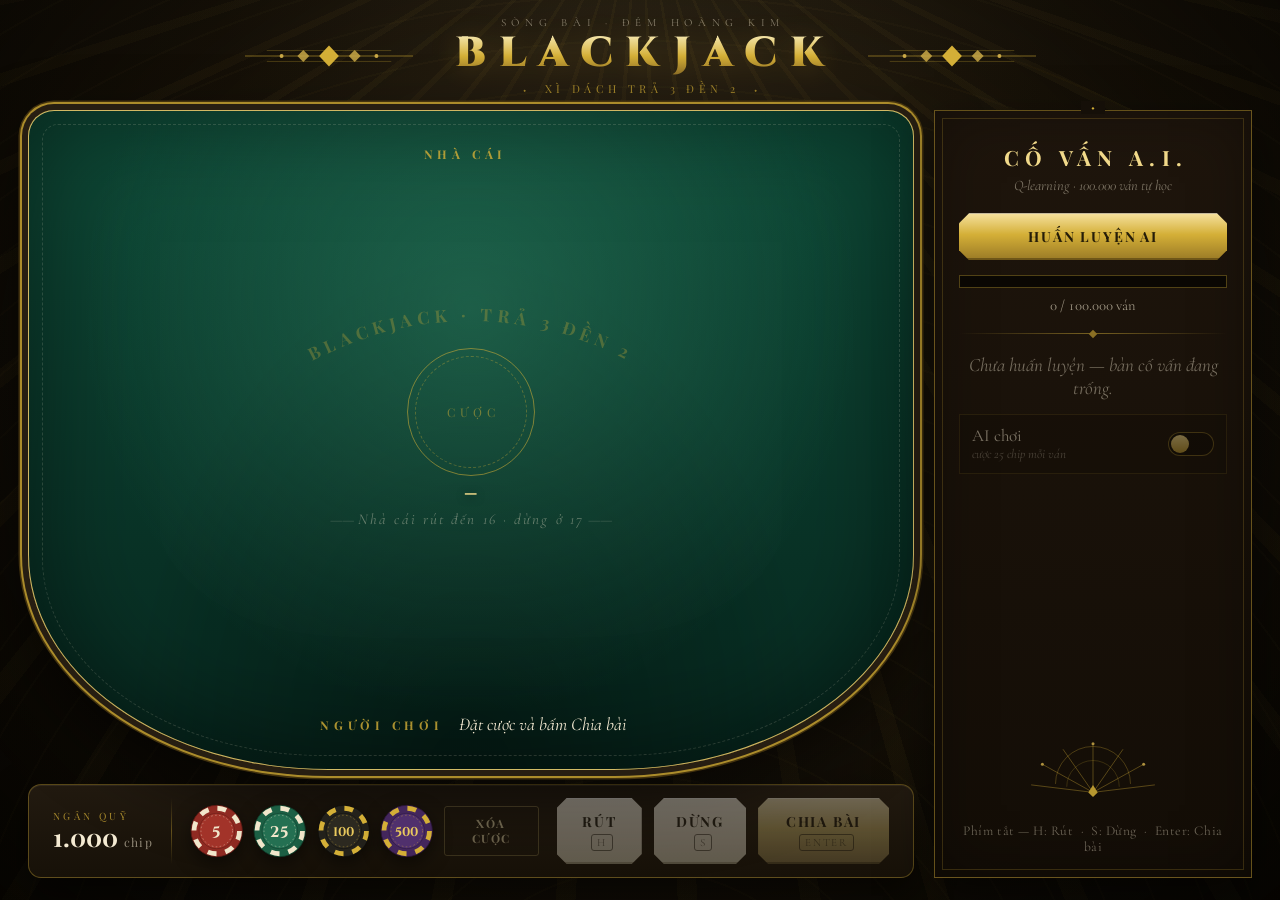
<file: blackjack/index.html>
<!DOCTYPE html>
<html lang="vi">
<head>
<meta charset="utf-8">
<meta name="viewport" content="width=device-width, initial-scale=1">
<title>Blackjack · Đêm Hoàng Kim</title>
<link rel="preconnect" href="https://fonts.googleapis.com">
<link rel="preconnect" href="https://fonts.gstatic.com" crossorigin>
<link href="https://fonts.googleapis.com/css2?family=Cinzel:wght@700;900&family=Playfair+Display:wght@600;700;900&family=Cormorant+Garamond:ital,wght@0,400;0,500;0,600;1,400;1,500&display=swap" rel="stylesheet">
<link rel="stylesheet" href="css/style.css">
</head>
<body>
<div class="backdrop" aria-hidden="true"></div>

<header class="masthead">
  <svg class="orn" viewBox="0 0 170 24" aria-hidden="true">
    <g fill="none" stroke="rgba(212,175,55,.55)" stroke-width="1">
      <line x1="0" y1="12" x2="170" y2="12"/>
      <line x1="22" y1="6.5" x2="148" y2="6.5" opacity=".5"/>
      <line x1="22" y1="17.5" x2="148" y2="17.5" opacity=".5"/>
    </g>
    <path d="M85,1.5 L95,12 L85,22.5 L75,12 Z" fill="#d4af37"/>
    <path d="M111,6 L117,12 L111,18 L105,12 Z" fill="#caa948" opacity=".85"/>
    <path d="M59,6 L65,12 L59,18 L53,12 Z" fill="#caa948" opacity=".85"/>
    <circle cx="133" cy="12" r="2" fill="#caa948"/>
    <circle cx="37" cy="12" r="2" fill="#caa948"/>
  </svg>
  <div class="masthead-titles">
    <p class="masthead-over">Sòng bài · Đêm Hoàng Kim</p>
    <h1>BLACKJACK</h1>
    <p class="masthead-under">◆ &nbsp;Xì dách trả 3 đền 2&nbsp; ◆</p>
  </div>
  <svg class="orn" viewBox="0 0 170 24" aria-hidden="true">
    <g fill="none" stroke="rgba(212,175,55,.55)" stroke-width="1">
      <line x1="0" y1="12" x2="170" y2="12"/>
      <line x1="22" y1="6.5" x2="148" y2="6.5" opacity=".5"/>
      <line x1="22" y1="17.5" x2="148" y2="17.5" opacity=".5"/>
    </g>
    <path d="M85,1.5 L95,12 L85,22.5 L75,12 Z" fill="#d4af37"/>
    <path d="M111,6 L117,12 L111,18 L105,12 Z" fill="#caa948" opacity=".85"/>
    <path d="M59,6 L65,12 L59,18 L53,12 Z" fill="#caa948" opacity=".85"/>
    <circle cx="133" cy="12" r="2" fill="#caa948"/>
    <circle cx="37" cy="12" r="2" fill="#caa948"/>
  </svg>
</header>

<main class="layout">
  <section class="stage">
    <div class="table">
      <svg class="felt-arc" viewBox="0 0 640 150" aria-hidden="true">
        <path id="feltArcPath" d="M70,128 A460,460 0 0 1 570,128" fill="none"/>
        <text><textPath href="#feltArcPath" startOffset="50%" text-anchor="middle">BLACKJACK · TRẢ 3 ĐỀN 2</textPath></text>
      </svg>

      <div class="zone dealer">
        <div class="zone-head">
          <span class="zone-name">Nhà cái</span>
          <span class="zone-score" id="dealerScore"></span>
        </div>
        <div class="hand" id="dealerHand"></div>
      </div>

      <div class="table-mid">
        <div class="bet-spot">
          <div class="bet-spot-ring"><span>CƯỢC</span></div>
          <div class="bet-chips" id="betChips"></div>
          <div class="bet-amount" id="betAmount">—</div>
        </div>
        <p class="felt-rule">Nhà cái rút đến 16 · dừng ở 17</p>
      </div>

      <div class="zone player">
        <div class="ai-badge" id="aiBadge"></div>
        <div class="hand" id="playerHand"></div>
        <div class="zone-head">
          <span class="zone-name">Người chơi</span>
          <span class="zone-score" id="playerScore"></span>
        </div>
      </div>

      <div class="banner" id="banner">
        <div class="banner-rule" aria-hidden="true"></div>
        <div class="banner-word" id="bannerWord"></div>
        <div class="banner-delta" id="bannerDelta"></div>
        <div class="banner-rule" aria-hidden="true"></div>
      </div>
    </div>

    <div class="rail">
      <div class="bank-plaque">
        <span class="plaque-label">Ngân quỹ</span>
        <span class="plaque-value"><span id="bankroll">1.000</span>&nbsp;<small>chip</small></span>
      </div>
      <button id="resetBank" class="btn ghost hidden" type="button">Nhận 1.000 chip</button>
      <div class="rail-div" aria-hidden="true"></div>
      <div class="chip-tray">
        <button class="chip-btn" type="button" data-chip="5" aria-label="Đặt 5 chip"></button>
        <button class="chip-btn" type="button" data-chip="25" aria-label="Đặt 25 chip"></button>
        <button class="chip-btn" type="button" data-chip="100" aria-label="Đặt 100 chip"></button>
        <button class="chip-btn" type="button" data-chip="500" aria-label="Đặt 500 chip"></button>
        <button id="clearBet" class="btn ghost" type="button" disabled>Xóa cược</button>
      </div>
      <div class="action-tray">
        <button id="hitBtn" class="btn ivory" type="button" disabled>Rút <kbd>H</kbd></button>
        <button id="standBtn" class="btn ivory" type="button" disabled>Dừng <kbd>S</kbd></button>
        <button id="dealBtn" class="btn gold" type="button" disabled>Chia bài <kbd>Enter</kbd></button>
      </div>
    </div>
  </section>

  <aside class="console">
    <div class="console-frame">
      <h2 class="console-title">CỐ VẤN A.I.</h2>
      <p class="console-sub">Q-learning · 100.000 ván tự học</p>
      <button id="trainBtn" class="btn gold wide" type="button">Huấn luyện AI</button>
      <div class="progress"><div class="progress-fill" id="trainFill"></div></div>
      <p class="progress-text" id="trainText">0 / 100.000 ván</p>
      <div class="divider" aria-hidden="true"></div>
      <p class="advice" id="advice"></p>
      <label class="toggle-row disabled" id="aiToggleRow">
        <span class="toggle-label">AI chơi<small>cược 25 chip mỗi ván</small></span>
        <input type="checkbox" id="aiToggle" disabled>
        <span class="switch" aria-hidden="true"></span>
      </label>
      <p class="ai-note" id="aiNote"></p>
      <svg class="console-emblem" viewBox="0 0 140 64" aria-hidden="true">
        <g fill="none" stroke="rgba(212,175,55,.45)" stroke-width="1">
          <line x1="70" y1="58" x2="70" y2="6"/>
          <line x1="70" y1="58" x2="38" y2="12"/>
          <line x1="70" y1="58" x2="102" y2="12"/>
          <line x1="70" y1="58" x2="16" y2="28"/>
          <line x1="70" y1="58" x2="124" y2="28"/>
          <line x1="70" y1="58" x2="4" y2="50"/>
          <line x1="70" y1="58" x2="136" y2="50"/>
          <path d="M30,49 A40,40 0 0 1 110,49" opacity=".8"/>
          <path d="M42,52 A28,28 0 0 1 98,52" opacity=".55"/>
        </g>
        <path d="M70,50 L75,58 L70,63 L65,58 Z" fill="#d4af37"/>
        <circle cx="70" cy="6" r="1.6" fill="#caa948"/>
        <circle cx="16" cy="28" r="1.6" fill="#caa948"/>
        <circle cx="124" cy="28" r="1.6" fill="#caa948"/>
      </svg>
      <p class="console-note">Phím tắt — H: Rút &nbsp;·&nbsp; S: Dừng &nbsp;·&nbsp; Enter: Chia bài</p>
    </div>
  </aside>
</main>

<script src="js/engine.js"></script>
<script src="js/ai.js"></script>
<script src="js/ui.js"></script>
</body>
</html>
</file>
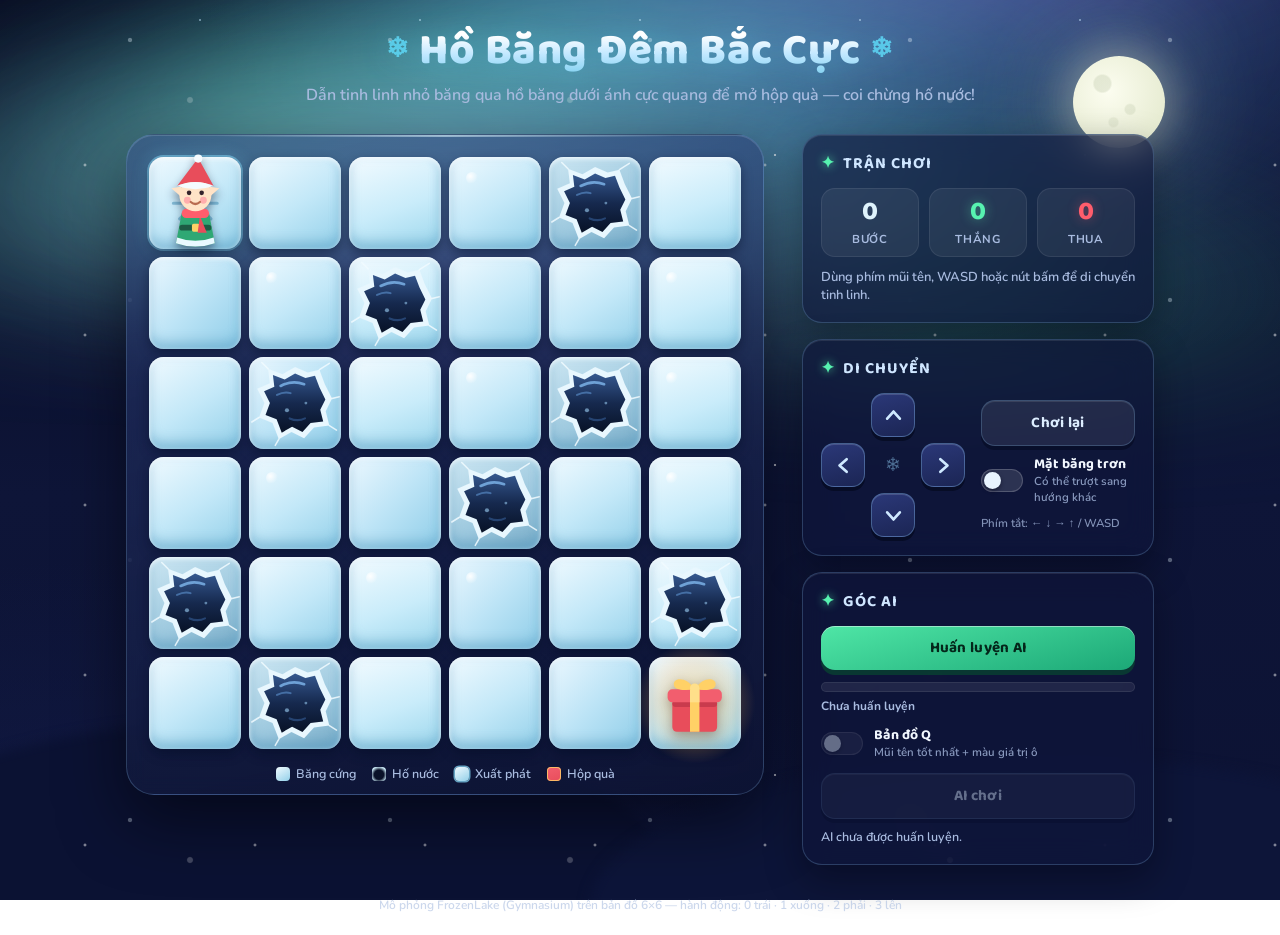
<file: frozenlake/index.html>
<!DOCTYPE html>
<html lang="vi">
<head>
  <meta charset="UTF-8">
  <meta name="viewport" content="width=device-width, initial-scale=1.0">
  <title>Hồ Băng 6×6 — Đêm Bắc Cực</title>
  <link rel="preconnect" href="https://fonts.googleapis.com">
  <link rel="preconnect" href="https://fonts.gstatic.com" crossorigin>
  <link href="https://fonts.googleapis.com/css2?family=Baloo+2:wght@500;600;700;800&family=Nunito:wght@400;600;700;800&display=swap" rel="stylesheet">
  <link rel="stylesheet" href="css/style.css">
</head>
<body>

  <!-- ====== Bầu trời đêm Bắc Cực ====== -->
  <div class="sky" aria-hidden="true">
    <div class="stars"></div>
    <div class="ribbon r1"></div>
    <div class="ribbon r2"></div>
    <div class="ribbon r3"></div>
    <div class="moon"></div>
    <div class="hill h1"></div>
    <div class="hill h2"></div>
    <div class="snow s1"></div>
    <div class="snow s2"></div>
    <div class="snow s3"></div>
  </div>

  <header class="masthead">
    <h1 class="title"><span class="flake">❄</span> Hồ Băng Đêm Bắc Cực <span class="flake">❄</span></h1>
    <p class="tagline">Dẫn tinh linh nhỏ băng qua hồ băng dưới ánh cực quang để mở hộp quà — coi chừng hố nước!</p>
  </header>

  <main class="layout">

    <!-- ====== Hồ băng (bàn chơi) ====== -->
    <section class="board-zone">
      <div class="board-frame">
        <div class="board-stage">
          <div id="board" class="board"></div>

          <div class="elf-layer">
            <div id="elfWrap" class="elf-wrap">
              <div id="elf" class="elf">
                <svg class="elf-svg" viewBox="0 0 64 84" aria-hidden="true">
                  <!-- áo khoác -->
                  <path d="M20 52 L44 52 L49 78 Q32 84 15 78 Z" fill="#2fa874"/>
                  <path d="M15 78 Q32 84 49 78 L48 73 Q32 79 16 73 Z" fill="#e9f9ff"/>
                  <rect x="18" y="62" width="28" height="5" rx="2.5" fill="#1d5c44"/>
                  <rect x="29" y="61" width="7" height="7" rx="1.5" fill="#ffd166"/>
                  <!-- khăn quàng -->
                  <path d="M36 54 L42 69 L34 69 Z" fill="#e84d5b"/>
                  <rect x="20" y="48" width="24" height="8" rx="4" fill="#ff5d6c"/>
                  <!-- tai nhọn -->
                  <path d="M19 37 L11 30 L20 28.5 Z" fill="#ffe3c7"/>
                  <path d="M45 37 L53 30 L44 28.5 Z" fill="#ffe3c7"/>
                  <!-- đầu -->
                  <circle cx="32" cy="36" r="14" fill="#ffe3c7"/>
                  <circle cx="25" cy="40.5" r="3" fill="#ffadad"/>
                  <circle cx="39" cy="40.5" r="3" fill="#ffadad"/>
                  <circle cx="26.5" cy="34" r="2" fill="#33222b"/>
                  <circle cx="37.5" cy="34" r="2" fill="#33222b"/>
                  <path d="M28 42 Q32 45.5 36 42" stroke="#b86b50" stroke-width="2" fill="none" stroke-linecap="round"/>
                  <!-- mũ nhọn -->
                  <path d="M16 28 Q32 21 48 28 L34.5 3.5 Z" fill="#e84d5b"/>
                  <path d="M16 28 Q32 21 48 28 Q32 33.5 16 28 Z" fill="#f4fbff"/>
                  <circle cx="34.5" cy="4" r="3.6" fill="#f4fbff"/>
                </svg>
              </div>
              <div id="slipBadge" class="slip-badge">Trượt!</div>
            </div>
          </div>

          <div id="fxLayer" class="fx-layer"></div>

          <div id="banner" class="banner hidden">
            <div class="banner-card">
              <div id="bannerTitle" class="banner-title"></div>
              <div id="bannerSub" class="banner-sub"></div>
              <button id="bannerReplay" class="btn btn-primary" type="button">Chơi lại</button>
            </div>
          </div>
        </div>

        <div class="legend">
          <span class="legend-item"><i class="sw sw-ice"></i> Băng cứng</span>
          <span class="legend-item"><i class="sw sw-hole"></i> Hố nước</span>
          <span class="legend-item"><i class="sw sw-start"></i> Xuất phát</span>
          <span class="legend-item"><i class="sw sw-gift"></i> Hộp quà</span>
        </div>
      </div>
    </section>

    <!-- ====== Bảng điều khiển ====== -->
    <aside class="panel">

      <section class="card card-hud">
        <h2><span class="rune">✦</span> Trận chơi</h2>
        <div class="stats">
          <div class="stat"><span id="stepCount" class="stat-num">0</span><span class="stat-label">Bước</span></div>
          <div class="stat win"><span id="winCount" class="stat-num">0</span><span class="stat-label">Thắng</span></div>
          <div class="stat loss"><span id="lossCount" class="stat-num">0</span><span class="stat-label">Thua</span></div>
        </div>
        <p id="statusLine" class="status">Dùng phím mũi tên, WASD hoặc nút bấm để di chuyển tinh linh.</p>
      </section>

      <section class="card card-controls">
        <h2><span class="rune">✦</span> Di chuyển</h2>
        <div class="controls-row">
          <div class="dpad">
            <button class="dpad-btn up" data-action="3" type="button" aria-label="Lên">
              <svg viewBox="0 0 24 24"><path d="M8 4 L17 12 L8 20" fill="none" stroke="currentColor" stroke-width="3.4" stroke-linecap="round" stroke-linejoin="round"/></svg>
            </button>
            <button class="dpad-btn left" data-action="0" type="button" aria-label="Trái">
              <svg viewBox="0 0 24 24"><path d="M8 4 L17 12 L8 20" fill="none" stroke="currentColor" stroke-width="3.4" stroke-linecap="round" stroke-linejoin="round"/></svg>
            </button>
            <div class="dpad-center">❄</div>
            <button class="dpad-btn right" data-action="2" type="button" aria-label="Phải">
              <svg viewBox="0 0 24 24"><path d="M8 4 L17 12 L8 20" fill="none" stroke="currentColor" stroke-width="3.4" stroke-linecap="round" stroke-linejoin="round"/></svg>
            </button>
            <button class="dpad-btn down" data-action="1" type="button" aria-label="Xuống">
              <svg viewBox="0 0 24 24"><path d="M8 4 L17 12 L8 20" fill="none" stroke="currentColor" stroke-width="3.4" stroke-linecap="round" stroke-linejoin="round"/></svg>
            </button>
          </div>
          <div class="side-controls">
            <button id="resetBtn" class="btn btn-ghost" type="button">Chơi lại</button>
            <div class="switch-row">
              <label class="switch">
                <input type="checkbox" id="slipToggle">
                <span class="track"></span>
              </label>
              <div class="switch-text">
                <div class="switch-title">Mặt băng trơn</div>
                <div class="switch-sub">Có thể trượt sang hướng khác</div>
              </div>
            </div>
            <p class="hint">Phím tắt: ← ↓ → ↑ / WASD</p>
          </div>
        </div>
      </section>

      <section class="card card-ai">
        <h2><span class="rune">✦</span> Góc AI</h2>
        <button id="trainBtn" class="btn btn-primary btn-block" type="button">Huấn luyện AI</button>
        <div class="progress"><div id="progressFill"></div></div>
        <div class="train-stats">
          <span id="epLabel">Chưa huấn luyện</span>
          <span id="srLabel"></span>
        </div>
        <div class="switch-row">
          <label class="switch">
            <input type="checkbox" id="qToggle" disabled>
            <span class="track"></span>
          </label>
          <div class="switch-text">
            <div class="switch-title">Bản đồ Q</div>
            <div class="switch-sub">Mũi tên tốt nhất + màu giá trị ô</div>
          </div>
        </div>
        <button id="aiPlayBtn" class="btn btn-ghost btn-block" type="button" disabled>AI chơi</button>
        <p id="aiNote" class="note">AI chưa được huấn luyện.</p>
      </section>

    </aside>
  </main>

  <footer class="foot">Mô phỏng FrozenLake (Gymnasium) trên bản đồ 6×6 — hành động: 0 trái · 1 xuống · 2 phải · 3 lên</footer>

  <script src="js/engine.js"></script>
  <script src="js/ai.js"></script>
  <script src="js/ui.js"></script>
</body>
</html>
</file>
<file: blackjack/css/style.css>
/* ============================================================
   BLACKJACK · ĐÊM HOÀNG KIM — Art-Deco casino noir
   ============================================================ */

:root {
  --gold: #d4af37;
  --gold-bright: #f1d98a;
  --gold-dim: #8a6f24;
  --ivory: #f4ead2;
  --ink: #0d0a05;
  --crimson: #9b2c24;
  --emerald-soft: #7fd6ad;
  --font-display: "Cinzel", "Trajan Pro", Georgia, "Times New Roman", serif;
  /* Cinzel thiếu dấu tiếng Việt — dùng Playfair Display cho chữ hiển thị có dấu */
  --font-display-vi: "Playfair Display", "Cormorant Garamond", Georgia, "Times New Roman", serif;
  --font-body: "Cormorant Garamond", "Palatino Linotype", Georgia, serif;
  --card-w: 106px;
  --card-h: 148px;
}

* { box-sizing: border-box; }

html, body { height: 100%; }

body {
  margin: 0;
  min-height: 100vh;
  display: flex;
  flex-direction: column;
  overflow-x: hidden;
  color: var(--ivory);
  font-family: var(--font-body);
  background:
    radial-gradient(ellipse at 50% -20%, #2c2415 0%, #191309 48%, #0d0a05 100%) fixed,
    #0d0a05;
}

/* ---------- atmosphere: deco sunburst, scallops, vignette ---------- */
.backdrop {
  position: fixed;
  inset: 0;
  z-index: 0;
  pointer-events: none;
  background:
    radial-gradient(ellipse at 50% 42%, transparent 46%, rgba(3, 2, 0, .62) 100%),
    repeating-radial-gradient(circle at 50% 122%, transparent 0 44px, rgba(212, 175, 55, .028) 44px 46px),
    repeating-conic-gradient(from 0deg at 50% -14%, rgba(212, 175, 55, .045) 0deg 1.1deg, transparent 1.1deg 6.8deg);
}

.masthead, .layout { position: relative; z-index: 1; }

/* ---------- masthead ---------- */
.masthead {
  display: flex;
  align-items: center;
  justify-content: center;
  gap: 30px;
  padding: 16px 0 8px;
}

.orn { width: 168px; height: 24px; flex: none; }

.masthead-titles { text-align: center; }

.masthead-over {
  margin: 0 0 2px;
  font-size: 11px;
  letter-spacing: .52em;
  text-indent: .52em;
  text-transform: uppercase;
  color: rgba(244, 234, 210, .48);
}

.masthead h1 {
  margin: 0;
  font-family: var(--font-display);
  font-weight: 900;
  font-size: 42px;
  line-height: 1.1;
  letter-spacing: .3em;
  text-indent: .3em;
  background: linear-gradient(180deg, #f8ecb9 4%, #d4af37 55%, #8d6e26 96%);
  -webkit-background-clip: text;
  background-clip: text;
  color: transparent;
  filter: drop-shadow(0 3px 14px rgba(212, 175, 55, .22));
}

.masthead-under {
  margin: 4px 0 0;
  font-family: var(--font-display-vi);
  font-size: 11px;
  letter-spacing: .4em;
  text-indent: .4em;
  text-transform: uppercase;
  color: rgba(212, 175, 55, .72);
}

/* ---------- layout ---------- */
.layout {
  flex: 1;
  display: grid;
  grid-template-columns: minmax(0, 1fr) 318px;
  gap: 20px;
  width: 100%;
  max-width: 1400px;
  margin: 0 auto;
  padding: 6px 28px 22px;
  min-height: 0;
}

.stage {
  display: flex;
  flex-direction: column;
  gap: 14px;
  min-width: 0;
  min-height: 0;
}

/* ---------- the felt table ---------- */
.table {
  position: relative;
  overflow: hidden;
  flex: 1;
  min-height: 588px;
  padding: 26px 56px 34px;
  display: flex;
  flex-direction: column;
  justify-content: space-between;
  border-radius: 26px 26px 300px 300px / 26px 26px 215px 215px;
  border: 1.5px solid rgba(232, 200, 107, .9);
  background:
    radial-gradient(ellipse at 50% 30%, rgba(48, 130, 100, .48), transparent 62%),
    radial-gradient(ellipse at 50% 105%, rgba(0, 0, 0, .42), transparent 56%),
    linear-gradient(180deg, #0e4a37, #093226 68%, #072a20);
  box-shadow:
    0 0 0 6px #271e12,
    0 0 0 8px rgba(212, 175, 55, .72),
    0 0 0 9.5px rgba(73, 55, 16, .9),
    0 28px 70px rgba(0, 0, 0, .65),
    inset 0 0 110px rgba(0, 0, 0, .5);
}

.table::before {
  content: "";
  position: absolute;
  inset: 13px;
  border-radius: 16px 16px 282px 282px / 16px 16px 198px 198px;
  border: 1px dashed rgba(244, 234, 210, .15);
  pointer-events: none;
}

.felt-arc {
  position: absolute;
  top: calc(50% - 158px);
  left: 50%;
  transform: translateX(-50%);
  width: 540px;
  pointer-events: none;
  opacity: .85;
}

.felt-arc text {
  font-family: var(--font-display-vi);
  font-size: 24px;
  font-weight: 700;
  letter-spacing: 7px;
  fill: rgba(212, 175, 55, .36);
}

/* ---------- zones ---------- */
.zone {
  position: relative;
  display: flex;
  flex-direction: column;
  align-items: center;
  gap: 9px;
  z-index: 1;
}

.zone-head {
  display: flex;
  align-items: baseline;
  gap: 16px;
}

.zone-name {
  font-family: var(--font-display-vi);
  font-size: 12px;
  font-weight: 700;
  letter-spacing: .38em;
  text-indent: .38em;
  text-transform: uppercase;
  color: rgba(212, 175, 55, .8);
}

.zone-score {
  font-family: var(--font-body);
  font-style: italic;
  font-size: 18px;
  color: var(--ivory);
  min-height: 22px;
}

.hand {
  display: flex;
  justify-content: center;
  gap: 14px;
  min-height: calc(var(--card-h) + 6px);
  perspective: 1100px;
}

/* ---------- cards ---------- */
.card {
  width: var(--card-w);
  height: var(--card-h);
  position: relative;
  flex: none;
  transform-style: preserve-3d;
  animation: deal-in .55s cubic-bezier(.22, .75, .3, 1) backwards;
}

@keyframes deal-in {
  from {
    transform: translate(420px, -300px) rotate(16deg) scale(.84);
    opacity: 0;
  }
}

.card-inner {
  position: absolute;
  inset: 0;
  transform-style: preserve-3d;
  transition: transform .62s cubic-bezier(.4, 0, .2, 1);
}

.card.face-down .card-inner { transform: rotateY(180deg); }

.card-face {
  position: absolute;
  inset: 0;
  backface-visibility: hidden;
  -webkit-backface-visibility: hidden;
  border-radius: 9px;
  box-shadow: 0 12px 22px rgba(0, 0, 0, .42);
}

.card-back { transform: rotateY(180deg); }

.card-svg { width: 100%; height: 100%; display: block; }

/* ---------- table middle: bet spot ---------- */
.table-mid {
  display: flex;
  flex-direction: column;
  align-items: center;
  gap: 4px;
  z-index: 1;
}

.bet-spot { position: relative; width: 128px; height: 128px; }

.bet-spot-ring {
  position: absolute;
  inset: 0;
  border-radius: 50%;
  border: 1.5px solid rgba(212, 175, 55, .55);
  display: flex;
  align-items: center;
  justify-content: center;
}

.bet-spot-ring::before {
  content: "";
  position: absolute;
  inset: 7px;
  border-radius: 50%;
  border: 1px dashed rgba(212, 175, 55, .35);
}

.bet-spot-ring span {
  font-family: var(--font-display-vi);
  font-size: 12px;
  letter-spacing: .4em;
  text-indent: .4em;
  color: rgba(212, 175, 55, .5);
}

.bet-chips { position: absolute; left: 50%; top: 50%; }

.bet-chip {
  position: absolute;
  left: 0;
  top: 0;
  width: 68px;
  height: 68px;
}

.chip-anim {
  display: block;
  width: 100%;
  height: 100%;
  animation: chip-toss .45s cubic-bezier(.2, .8, .3, 1) backwards;
  filter: drop-shadow(0 5px 8px rgba(0, 0, 0, .45));
}

@keyframes chip-toss {
  from {
    transform: translateY(175px) scale(.5) rotate(-50deg);
    opacity: 0;
  }
}

.bet-amount {
  position: absolute;
  bottom: -26px;
  width: 100%;
  text-align: center;
  font-family: var(--font-display-vi);
  font-weight: 700;
  font-size: 15px;
  letter-spacing: .1em;
  color: var(--gold-bright);
  text-shadow: 0 2px 8px rgba(0, 0, 0, .6);
}

.felt-rule {
  margin: 30px 0 0;
  font-style: italic;
  font-size: 15px;
  letter-spacing: .14em;
  color: rgba(244, 234, 210, .38);
}

.felt-rule::before { content: "—— "; letter-spacing: 0; opacity: .6; }
.felt-rule::after { content: " ——"; letter-spacing: 0; opacity: .6; }

/* ---------- AI badge ---------- */
.ai-badge {
  position: absolute;
  top: -22px;
  left: 50%;
  transform: translateX(-50%) scale(.82);
  z-index: 6;
  padding: 7px 20px;
  border-radius: 999px;
  border: 1px solid var(--gold);
  background: rgba(13, 10, 5, .92);
  color: var(--gold-bright);
  font-family: var(--font-display-vi);
  font-weight: 700;
  font-size: 13px;
  letter-spacing: .18em;
  white-space: nowrap;
  opacity: 0;
  pointer-events: none;
  transition: opacity .22s ease, transform .22s ease;
}

.ai-badge.show {
  opacity: 1;
  transform: translateX(-50%) scale(1);
}

/* ---------- result banner ---------- */
.banner {
  position: absolute;
  inset: 0;
  z-index: 30;
  display: flex;
  flex-direction: column;
  align-items: center;
  justify-content: center;
  opacity: 0;
  pointer-events: none;
  transition: opacity .35s ease;
  border-radius: inherit;
  background: radial-gradient(ellipse at center, rgba(6, 4, 2, .94) 0%, rgba(6, 4, 2, .8) 38%, rgba(6, 4, 2, .35) 60%, rgba(6, 4, 2, 0) 78%);
}

.banner.show { opacity: 1; }

.banner-rule {
  width: 252px;
  height: 1px;
  margin: 16px 0;
  position: relative;
  background: linear-gradient(90deg, transparent, rgba(212, 175, 55, .85), transparent);
}

.banner-rule::after {
  content: "";
  position: absolute;
  left: 50%;
  top: 50%;
  width: 8px;
  height: 8px;
  transform: translate(-50%, -50%) rotate(45deg);
  background: var(--gold);
}

.banner-word {
  font-family: var(--font-display-vi);
  font-weight: 900;
  font-size: 72px;
  line-height: 1.05;
  letter-spacing: .14em;
  text-indent: .14em;
  text-transform: uppercase;
  background: linear-gradient(105deg, #8a6f24 0%, #f8e7a0 38%, #d4af37 50%, #f8e7a0 62%, #8a6f24 100%);
  background-size: 240% 100%;
  -webkit-background-clip: text;
  background-clip: text;
  color: transparent;
}

.banner.show .banner-word {
  animation: word-in .55s cubic-bezier(.2, .9, .25, 1.18) backwards,
             shimmer 2.4s linear .4s infinite;
}

@keyframes word-in {
  from { transform: translateY(26px) scale(.86); opacity: 0; }
}

@keyframes shimmer {
  from { background-position: 120% 0; }
  to { background-position: -120% 0; }
}

.banner.lose .banner-word {
  background-image: linear-gradient(105deg, #6e231c 0%, #d77f72 45%, #a83a2e 55%, #6e231c 100%);
}

.banner.push .banner-word {
  background-image: linear-gradient(105deg, #6f6c5f 0%, #e8e2cd 45%, #b9b39c 55%, #6f6c5f 100%);
}

.banner-delta {
  font-family: var(--font-body);
  font-style: italic;
  font-size: 25px;
  color: var(--ivory);
  animation: word-in .5s cubic-bezier(.2, .9, .25, 1.18) .12s backwards;
}

/* ---------- rail ---------- */
.rail {
  display: flex;
  align-items: center;
  gap: 18px;
  padding: 13px 24px;
  border-radius: 13px;
  border: 1px solid rgba(212, 175, 55, .35);
  background: linear-gradient(180deg, #221a10, #171108);
  box-shadow: 0 16px 36px rgba(0, 0, 0, .5), inset 0 1px 0 rgba(244, 234, 210, .07);
}

.rail-div {
  width: 1px;
  align-self: stretch;
  background: linear-gradient(180deg, transparent, rgba(212, 175, 55, .4), transparent);
}

.bank-plaque { display: flex; flex-direction: column; line-height: 1.2; }

.plaque-label {
  font-family: var(--font-display-vi);
  font-size: 10px;
  letter-spacing: .34em;
  text-transform: uppercase;
  color: rgba(212, 175, 55, .75);
}

.plaque-value {
  font-family: var(--font-display-vi);
  font-weight: 700;
  font-size: 25px;
  color: var(--ivory);
  font-variant-numeric: tabular-nums;
}

.plaque-value small {
  font-size: 12px;
  font-weight: 400;
  color: rgba(244, 234, 210, .55);
  letter-spacing: .1em;
}

.chip-tray { display: flex; align-items: center; gap: 10px; }

.chip-btn {
  width: 60px;
  height: 60px;
  padding: 0;
  border: none;
  border-radius: 50%;
  background: transparent;
  cursor: pointer;
  transition: transform .16s ease, filter .16s ease;
  filter: drop-shadow(0 6px 9px rgba(0, 0, 0, .5));
}

.chip-btn:hover:not(:disabled) { transform: translateY(-5px); }
.chip-btn:active:not(:disabled) { transform: translateY(-1px) scale(.95); }

.chip-btn:disabled {
  opacity: .3;
  cursor: default;
  filter: grayscale(.5);
}

.chip-svg { width: 100%; height: 100%; display: block; }

.action-tray { margin-left: auto; display: flex; gap: 12px; }

/* ---------- buttons ---------- */
.btn {
  font-family: var(--font-display-vi);
  font-weight: 700;
  font-size: 14px;
  letter-spacing: .13em;
  text-transform: uppercase;
  border: none;
  cursor: pointer;
  padding: 14px 22px;
  transition: filter .15s ease, transform .1s ease, opacity .2s ease;
  clip-path: polygon(10px 0, calc(100% - 10px) 0, 100% 10px, 100% calc(100% - 10px),
                     calc(100% - 10px) 100%, 10px 100%, 0 calc(100% - 10px), 0 10px);
}

.btn:hover:not(:disabled) { filter: brightness(1.1); }
.btn:active:not(:disabled) { transform: translateY(1px); }

.btn:disabled { opacity: .38; cursor: default; filter: grayscale(.45); }

.btn.gold {
  background: linear-gradient(180deg, #f6e2a0, #d4af37 46%, #9a7a26);
  color: #241c08;
  box-shadow: inset 0 1px 0 rgba(255, 248, 222, .75), inset 0 -2px 0 rgba(74, 56, 12, .55);
}

.btn.ivory {
  background: linear-gradient(180deg, #f7efda, #dccfa9);
  color: #2a2415;
  box-shadow: inset 0 1px 0 rgba(255, 255, 255, .8), inset 0 -2px 0 rgba(108, 92, 54, .4);
}

.btn.ghost {
  clip-path: none;
  background: transparent;
  border: 1px solid rgba(212, 175, 55, .5);
  border-radius: 3px;
  color: var(--gold-bright);
  font-size: 11.5px;
  padding: 9px 14px;
}

.btn.wide { width: 100%; }

kbd {
  font-family: var(--font-body);
  font-size: 11px;
  font-weight: 400;
  border: 1px solid currentColor;
  border-radius: 3px;
  padding: 1px 5px;
  margin-left: 6px;
  opacity: .6;
}

.hidden { display: none !important; }

/* ---------- AI console ---------- */
.console { min-height: 0; }

.console-frame {
  position: relative;
  height: 100%;
  display: flex;
  flex-direction: column;
  gap: 15px;
  padding: 30px 24px 22px;
  border: 1px solid rgba(212, 175, 55, .42);
  background: linear-gradient(180deg, #1e150c, #130d06);
  box-shadow: 0 18px 42px rgba(0, 0, 0, .5), inset 0 0 60px rgba(0, 0, 0, .35);
}

.console-frame::before {
  content: "";
  position: absolute;
  inset: 7px;
  border: 1px solid rgba(212, 175, 55, .2);
  pointer-events: none;
}

.console-frame::after {
  content: "◆";
  position: absolute;
  top: -10px;
  left: 50%;
  transform: translateX(-50%);
  padding: 0 10px;
  background: #150f08;
  color: var(--gold);
  font-size: 13px;
  line-height: 1;
}

.console-title {
  margin: 2px 0 0;
  text-align: center;
  font-family: var(--font-display-vi);
  font-weight: 700;
  font-size: 21px;
  letter-spacing: .3em;
  text-indent: .3em;
  color: var(--gold-bright);
}

.console-sub {
  margin: -9px 0 4px;
  text-align: center;
  font-style: italic;
  font-size: 14.5px;
  color: rgba(244, 234, 210, .45);
}

.progress {
  height: 13px;
  background: #0a0703;
  border: 1px solid rgba(212, 175, 55, .35);
  padding: 2px;
}

.progress-fill {
  height: 100%;
  width: 0%;
  position: relative;
  overflow: hidden;
  background: linear-gradient(90deg, #8a6f24, #d4af37 60%, #f1d98a);
  transition: width .12s linear;
}

body.training .progress-fill::after {
  content: "";
  position: absolute;
  inset: 0;
  background: linear-gradient(105deg, transparent 30%, rgba(255, 248, 222, .55) 50%, transparent 70%);
  background-size: 220% 100%;
  animation: shimmer 1.1s linear infinite;
}

.progress-text {
  margin: -6px 0 0;
  text-align: center;
  font-size: 14.5px;
  color: rgba(244, 234, 210, .62);
  font-variant-numeric: tabular-nums;
}

.divider {
  height: 1px;
  margin: 4px 0;
  position: relative;
  background: linear-gradient(90deg, transparent, rgba(212, 175, 55, .5), transparent);
}

.divider::after {
  content: "";
  position: absolute;
  left: 50%;
  top: 50%;
  width: 6px;
  height: 6px;
  transform: translate(-50%, -50%) rotate(45deg);
  background: var(--gold-dim);
}

.advice {
  margin: 0;
  min-height: 30px;
  text-align: center;
  font-size: 19px;
  color: var(--ivory);
}

.advice strong {
  font-family: var(--font-display-vi);
  font-size: 16px;
  letter-spacing: .16em;
  text-transform: uppercase;
}

.advice strong.hit { color: var(--gold-bright); }
.advice strong.stand { color: var(--emerald-soft); }

.advice-dim { font-style: italic; color: rgba(244, 234, 210, .42); }

.toggle-row {
  display: flex;
  align-items: center;
  justify-content: space-between;
  gap: 12px;
  cursor: pointer;
  padding: 10px 12px;
  border: 1px solid rgba(212, 175, 55, .22);
  background: rgba(0, 0, 0, .25);
}

.toggle-row.disabled { opacity: .45; cursor: default; }

.toggle-label {
  display: flex;
  flex-direction: column;
  font-size: 17px;
  line-height: 1.25;
}

.toggle-label small {
  font-size: 13px;
  font-style: italic;
  color: rgba(244, 234, 210, .5);
}

.toggle-row input {
  position: absolute;
  opacity: 0;
  pointer-events: none;
}

.switch {
  flex: none;
  width: 46px;
  height: 24px;
  border-radius: 999px;
  border: 1px solid rgba(212, 175, 55, .5);
  background: #0a0703;
  position: relative;
  transition: background .25s ease, border-color .25s ease;
}

.switch::after {
  content: "";
  position: absolute;
  top: 2px;
  left: 2px;
  width: 18px;
  height: 18px;
  border-radius: 50%;
  background: linear-gradient(180deg, #f1d98a, #b6932c);
  transition: left .25s cubic-bezier(.4, 0, .2, 1);
}

.toggle-row input:checked ~ .switch {
  background: rgba(212, 175, 55, .3);
  border-color: var(--gold);
  box-shadow: 0 0 12px rgba(212, 175, 55, .35);
}

.toggle-row input:checked ~ .switch::after { left: 24px; }

.ai-note {
  margin: 0;
  min-height: 18px;
  text-align: center;
  font-style: italic;
  font-size: 14px;
  color: #d98c84;
}

.console-emblem {
  margin: auto auto 0;
  width: 132px;
  height: 60px;
  display: block;
  opacity: .85;
}

.console-note {
  margin: 0;
  padding-top: 10px;
  text-align: center;
  font-size: 13.5px;
  letter-spacing: .04em;
  color: rgba(244, 234, 210, .4);
}

/* Khung hình tĩnh cho chụp ảnh thiết kế (?demo=2) */
body.demo-still *, body.demo-still *::before, body.demo-still *::after {
  animation: none !important;
  transition: none !important;
}

/* ---------- responsive ---------- */
@media (max-width: 1280px) {
  :root { --card-w: 92px; --card-h: 129px; }
  .banner-word { font-size: 58px; }
  .felt-arc { width: 460px; }
}

@media (max-width: 1100px) {
  .layout { grid-template-columns: 1fr; }
  .console-frame { min-height: 300px; }
  .table { min-height: 540px; }
}

@media (max-width: 880px) {
  :root { --card-w: 78px; --card-h: 109px; }
  .masthead h1 { font-size: 32px; }
  .orn { width: 110px; }
  .table { padding: 20px 26px 38px; min-height: 565px; }
  .felt-arc { width: 380px; top: calc(50% - 104px); }
  .rail { flex-wrap: wrap; gap: 12px; }
  .action-tray { margin-left: 0; width: 100%; justify-content: flex-end; }
  .banner-word { font-size: 42px; }
}
</file>
<file: frozenlake/css/style.css>
/* ============================================================
   Hồ Băng Đêm Bắc Cực — Arctic night storybook UI
   ============================================================ */

:root {
  --night-1: #060a20;
  --night-2: #0e1538;
  --night-3: #1a2354;
  --ice-1: #f0faff;
  --ice-2: #c3e8f8;
  --ice-3: #93d0e9;
  --ice-deep: #5aa9cd;
  --frost: #dff3fc;
  --aur-green: #57f2b0;
  --aur-cyan: #5fd9f7;
  --aur-violet: #9b6ef3;
  --warm-red: #ff5d6c;
  --gold: #ffd166;
  --ink: #f2f8ff;
  --ink-dim: #a9bce0;
  --panel-bg: rgba(15, 22, 58, 0.62);
  --panel-line: rgba(150, 210, 255, 0.22);
  --font-display: "Baloo 2", "Verdana", "Tahoma", sans-serif;
  --font-body: "Nunito", "Segoe UI", "Verdana", sans-serif;
}

* { box-sizing: border-box; margin: 0; padding: 0; }

html, body { min-height: 100%; }

body {
  font-family: var(--font-body);
  color: var(--ink);
  background:
    radial-gradient(120% 90% at 80% -10%, #232c66 0%, transparent 55%),
    radial-gradient(110% 80% at 12% 110%, #131c4a 0%, transparent 60%),
    linear-gradient(180deg, var(--night-1) 0%, var(--night-2) 55%, #0c1233 100%);
  background-attachment: fixed;
  overflow-x: hidden;
  min-height: 100vh;
}

/* ============================================================
   Bầu trời: sao, cực quang, trăng, đồi tuyết, tuyết rơi
   ============================================================ */

.sky {
  position: fixed;
  inset: 0;
  z-index: 0;
  pointer-events: none;
  overflow: hidden;
}

.stars {
  position: absolute;
  inset: 0;
  background-image:
    radial-gradient(circle, rgba(255,255,255,0.9) 1px, transparent 1.6px),
    radial-gradient(circle, rgba(190,225,255,0.7) 0.8px, transparent 1.4px),
    radial-gradient(circle, rgba(255,255,255,0.5) 1.3px, transparent 2px);
  background-size: 310px 310px, 220px 220px, 460px 460px;
  background-position: 0 0, 90px 130px, 200px 50px;
  opacity: 0.65;
  animation: twinkle 7s ease-in-out infinite alternate;
}
@keyframes twinkle {
  from { opacity: 0.45; }
  to   { opacity: 0.8; }
}

.ribbon {
  position: absolute;
  width: 150%;
  height: 38%;
  left: -25%;
  border-radius: 50%;
  filter: blur(58px);
  mix-blend-mode: screen;
  opacity: 0.5;
}
.ribbon.r1 {
  top: -2%;
  height: 30%;
  background: linear-gradient(100deg, transparent 6%, rgba(87,242,176,0.62) 30%, rgba(95,217,247,0.5) 56%, transparent 90%);
  transform: rotate(-7deg);
  opacity: 0.75;
  animation: drift1 26s ease-in-out infinite alternate;
}
.ribbon.r2 {
  top: 14%;
  height: 26%;
  background: linear-gradient(95deg, transparent 10%, rgba(155,110,243,0.58) 38%, rgba(87,242,176,0.4) 66%, transparent 92%);
  transform: rotate(5deg);
  opacity: 0.65;
  animation: drift2 34s ease-in-out infinite alternate;
}
.ribbon.r3 {
  top: -12%;
  height: 24%;
  background: linear-gradient(105deg, transparent 12%, rgba(95,217,247,0.55) 44%, rgba(155,110,243,0.42) 72%, transparent 95%);
  transform: rotate(-12deg);
  opacity: 0.7;
  animation: drift3 42s ease-in-out infinite alternate;
}
@keyframes drift1 {
  from { transform: rotate(-7deg) translateX(-4%); filter: blur(58px) hue-rotate(0deg); }
  to   { transform: rotate(-4deg) translateX(5%);  filter: blur(64px) hue-rotate(28deg); }
}
@keyframes drift2 {
  from { transform: rotate(5deg) translateX(4%);  filter: blur(58px) hue-rotate(0deg); }
  to   { transform: rotate(2deg) translateX(-5%); filter: blur(70px) hue-rotate(-24deg); }
}
@keyframes drift3 {
  from { transform: rotate(-12deg) translateY(0);   opacity: 0.5; }
  to   { transform: rotate(-9deg) translateY(6%);   opacity: 0.75; }
}

.moon {
  position: absolute;
  top: 56px;
  right: 9%;
  width: 92px;
  height: 92px;
  border-radius: 50%;
  background:
    radial-gradient(circle at 32% 30%, rgba(190,200,170,0.35) 0 9%, transparent 11%),
    radial-gradient(circle at 62% 58%, rgba(190,200,170,0.30) 0 6%, transparent 8%),
    radial-gradient(circle at 44% 72%, rgba(190,200,170,0.25) 0 5%, transparent 7%),
    radial-gradient(circle at 38% 38%, #fcfdf0, #e7ecd2 75%);
  box-shadow:
    0 0 36px 10px rgba(244, 248, 214, 0.30),
    0 0 90px 34px rgba(244, 248, 214, 0.12);
}

.hill {
  position: absolute;
  bottom: -14%;
  height: 34%;
  border-radius: 50% 50% 0 0;
  filter: blur(6px);
}
.hill.h1 { left: -12%; width: 64%; background: #0b1233; }
.hill.h2 { right: -16%; width: 70%; background: #0d1539; bottom: -18%; }

.snow {
  position: absolute;
  inset: -10% 0 0 0;
  background-repeat: repeat;
}
.snow.s1 {
  background-image: radial-gradient(circle, rgba(255,255,255,0.95) 1.1px, transparent 1.8px);
  background-size: 170px 170px;
  opacity: 0.5;
  animation: snowfall 9s linear infinite;
}
.snow.s2 {
  background-image: radial-gradient(circle, rgba(230,245,255,0.85) 1.7px, transparent 2.6px);
  background-size: 260px 260px;
  opacity: 0.42;
  animation: snowfall2 14s linear infinite;
}
.snow.s3 {
  background-image: radial-gradient(circle, rgba(255,255,255,0.75) 2.4px, transparent 3.6px);
  background-size: 380px 380px;
  opacity: 0.3;
  animation: snowfall3 22s linear infinite;
}
@keyframes snowfall  { from { background-position: 0 0; } to { background-position: 170px 170px; } }
@keyframes snowfall2 { from { background-position: 0 0; } to { background-position: -260px 260px; } }
@keyframes snowfall3 { from { background-position: 0 0; } to { background-position: 380px 380px; } }

/* ============================================================
   Tiêu đề
   ============================================================ */

.masthead {
  position: relative;
  z-index: 1;
  text-align: center;
  padding: 26px 16px 8px;
}
.title {
  font-family: var(--font-display);
  font-weight: 800;
  font-size: clamp(1.9rem, 3.4vw, 2.9rem);
  letter-spacing: 0.5px;
  line-height: 1.15;
  background: linear-gradient(180deg, #ffffff 18%, #bfe7ff 58%, #7fd0f0 100%);
  -webkit-background-clip: text;
  background-clip: text;
  -webkit-text-fill-color: transparent;
  filter: drop-shadow(0 3px 14px rgba(95, 217, 247, 0.35));
}
.title .flake {
  -webkit-text-fill-color: var(--aur-cyan);
  font-size: 0.62em;
  vertical-align: 0.22em;
  opacity: 0.85;
}
.tagline {
  margin-top: 8px;
  color: var(--ink-dim);
  font-size: clamp(0.85rem, 1.3vw, 1rem);
  font-weight: 600;
}

/* ============================================================
   Bố cục chính
   ============================================================ */

.layout {
  position: relative;
  z-index: 1;
  display: flex;
  justify-content: center;
  align-items: flex-start;
  gap: 38px;
  padding: 20px 24px 28px;
  max-width: 1240px;
  margin: 0 auto;
}

/* ============================================================
   Khung hồ băng
   ============================================================ */

.board-frame {
  position: relative;
  padding: 18px 18px 12px;
  border-radius: 28px;
  background: linear-gradient(165deg, rgba(52, 74, 140, 0.48), rgba(13, 19, 50, 0.78));
  border: 1px solid var(--panel-line);
  box-shadow:
    0 26px 64px rgba(0, 0, 8, 0.55),
    inset 0 1px 0 rgba(255, 255, 255, 0.14);
  backdrop-filter: blur(10px);
}
.board-frame::before {
  content: "";
  position: absolute;
  top: 0; left: 14%; right: 14%;
  height: 2px;
  border-radius: 2px;
  background: linear-gradient(90deg, transparent, rgba(220, 245, 255, 0.55), transparent);
}

.board-stage {
  position: relative;
  width: min(600px, 92vw, calc(100vh - 340px) * 1.18);
  min-width: 300px;
  aspect-ratio: 1 / 1;
}

.board {
  display: grid;
  grid-template-columns: repeat(6, 1fr);
  grid-template-rows: repeat(6, 1fr);
  width: 100%;
  height: 100%;
}

/* ---------- Ô băng ---------- */

.tile {
  position: relative;
  margin: 4px;
  border-radius: 16%;
  background: linear-gradient(148deg, var(--ice-1) 0%, var(--ice-2) 52%, var(--ice-3) 100%);
  box-shadow:
    inset 0 2px 5px rgba(255, 255, 255, 0.85),
    inset 0 -7px 12px rgba(64, 137, 178, 0.38),
    inset -3px 0 8px rgba(150, 210, 240, 0.35),
    0 5px 12px rgba(2, 10, 35, 0.45);
}
.tile:nth-child(3n)  { background: linear-gradient(160deg, #f3fbff 0%, #c9ecfa 55%, #9bd6ec 100%); }
.tile:nth-child(7n)  { background: linear-gradient(135deg, #ecf8ff 0%, #bde4f6 50%, #8fcde8 100%); }
.tile-F:nth-child(4n)::after,
.tile-F:nth-child(9n)::after {
  content: "";
  position: absolute;
  top: 16%; left: 18%;
  width: 13%; height: 13%;
  border-radius: 50%;
  background: radial-gradient(circle at 35% 35%, rgba(255,255,255,0.95), rgba(255,255,255,0) 70%);
}

/* ---------- Ô xuất phát ---------- */

.tile-S {
  box-shadow:
    inset 0 2px 5px rgba(255, 255, 255, 0.85),
    inset 0 -7px 12px rgba(64, 137, 178, 0.38),
    0 5px 12px rgba(2, 10, 35, 0.45),
    0 0 0 2px rgba(140, 225, 255, 0.5),
    0 0 16px rgba(120, 220, 255, 0.35);
}
.tile-S .start-etch {
  position: absolute;
  inset: 16%;
  opacity: 0.5;
}

/* ---------- Hố nước ---------- */

.tile-H { background: linear-gradient(150deg, #cde7f3 0%, #9cc8de 60%, #76aac6 100%); }
.hole-svg {
  position: absolute;
  inset: 1%;
  width: 98%;
  height: 98%;
}

/* ---------- Ô hộp quà ---------- */

.tile-G { overflow: visible; }
.gift-glow {
  position: absolute;
  inset: -16%;
  border-radius: 50%;
  background: radial-gradient(circle, rgba(255, 205, 115, 0.55) 0%, rgba(255, 180, 90, 0.22) 45%, transparent 70%);
  animation: giftPulse 2.6s ease-in-out infinite;
  pointer-events: none;
}
@keyframes giftPulse {
  0%, 100% { transform: scale(1);    opacity: 0.85; }
  50%      { transform: scale(1.14); opacity: 1; }
}
.gift-svg {
  position: absolute;
  inset: 7% 9% 5%;
  width: 82%;
  height: 88%;
  filter: drop-shadow(0 4px 6px rgba(60, 20, 10, 0.35));
}
.tile-G.bounce .gift-svg { animation: giftBounce 0.55s ease 3; }
@keyframes giftBounce {
  0%, 100% { transform: translateY(0) scale(1); }
  35%      { transform: translateY(-16%) scale(1.06, 0.96); }
  70%      { transform: translateY(0) scale(0.97, 1.04); }
}

/* ---------- Lớp phủ Q (bản đồ chiến thuật) ---------- */

.q-cell {
  position: absolute;
  inset: 5%;
  border-radius: 14%;
  display: none;
  place-items: center;
  z-index: 3;
  pointer-events: none;
}
.board.show-q .q-cell { display: grid; }
.q-arrow {
  width: 50%;
  height: 50%;
  color: #eafff5;
  filter:
    drop-shadow(0 0 5px rgba(87, 242, 176, 0.95))
    drop-shadow(0 0 13px rgba(95, 217, 247, 0.65));
}

/* ============================================================
   Tinh linh
   ============================================================ */

.elf-layer {
  position: absolute;
  inset: 0;
  z-index: 5;
  pointer-events: none;
}
.elf-wrap {
  position: absolute;
  top: 0; left: 0;
  width: calc(100% / 6);
  height: calc(100% / 6);
  transition: transform 0.3s cubic-bezier(0.34, 1.25, 0.5, 1);
  will-change: transform;
}
.elf-wrap.no-anim { transition: none; }
.elf {
  position: absolute;
  inset: 1% 9% 3%;
  display: grid;
  place-items: center;
  animation: idleBob 2.6s ease-in-out infinite;
}
.elf-svg {
  width: 96%;
  height: 100%;
  filter: drop-shadow(0 5px 5px rgba(0, 12, 35, 0.45));
}
@keyframes idleBob {
  0%, 100% { transform: translateY(0); }
  50%      { transform: translateY(-5%); }
}

.elf-wrap.bump .elf { animation: bumpShake 0.3s ease; }
@keyframes bumpShake {
  0%, 100% { transform: translateX(0); }
  30%      { transform: translateX(-7%) rotate(-4deg); }
  65%      { transform: translateX(6%) rotate(3deg); }
}

.elf-wrap.falling .elf {
  animation: fallInHole 0.85s cubic-bezier(0.5, 0, 0.8, 0.4) forwards;
}
@keyframes fallInHole {
  0%   { transform: translateY(0) scale(1) rotate(0deg);        opacity: 1; }
  55%  { transform: translateY(18%) scale(0.55) rotate(130deg); opacity: 1; }
  100% { transform: translateY(42%) scale(0.06) rotate(300deg); opacity: 0; }
}

.elf-wrap.winner .elf { animation: winJump 0.6s ease 3; }
@keyframes winJump {
  0%, 100% { transform: translateY(0) scale(1); }
  40%      { transform: translateY(-26%) scale(1.05); }
  75%      { transform: translateY(0) scale(0.96, 1.05); }
}

/* ---------- Nhãn "Trượt!" ---------- */

.slip-badge {
  position: absolute;
  top: -24%;
  left: 50%;
  transform: translateX(-50%) scale(0);
  background: linear-gradient(175deg, #ff7a87, #e8404f);
  color: #fff;
  font-family: var(--font-display);
  font-weight: 700;
  font-size: clamp(11px, 1.2vw, 14px);
  padding: 3px 12px;
  border-radius: 999px;
  white-space: nowrap;
  box-shadow: 0 4px 12px rgba(232, 64, 79, 0.5), inset 0 1px 0 rgba(255,255,255,0.4);
  opacity: 0;
  z-index: 7;
}
.slip-badge.show { animation: slipPop 1.15s cubic-bezier(0.2, 1.2, 0.4, 1) forwards; }
@keyframes slipPop {
  0%   { opacity: 0; transform: translateX(-50%) scale(0); }
  18%  { opacity: 1; transform: translateX(-50%) scale(1.15); }
  30%  { opacity: 1; transform: translateX(-50%) scale(1); }
  78%  { opacity: 1; transform: translateX(-50%) scale(1) translateY(-12%); }
  100% { opacity: 0; transform: translateX(-50%) scale(0.85) translateY(-40%); }
}

/* ---------- Hiệu ứng ---------- */

.fx-layer {
  position: absolute;
  inset: 0;
  z-index: 6;
  pointer-events: none;
  overflow: visible;
}
.spark {
  position: absolute;
  width: 11px;
  height: 11px;
  clip-path: polygon(50% 0%, 61% 35%, 98% 35%, 68% 57%, 79% 91%, 50% 70%, 21% 91%, 32% 57%, 2% 35%, 39% 35%);
  animation: sparkFly 0.95s cubic-bezier(0.15, 0.7, 0.3, 1) forwards;
}
@keyframes sparkFly {
  0%   { transform: translate(-50%, -50%) scale(0.4) rotate(0deg);  opacity: 1; }
  60%  { opacity: 1; }
  100% { transform: translate(calc(-50% + var(--dx)), calc(-50% + var(--dy))) scale(1.1) rotate(170deg); opacity: 0; }
}
.ripple {
  position: absolute;
  inset: 22%;
  border-radius: 50%;
  border: 3px solid rgba(165, 222, 255, 0.85);
  animation: rippleOut 0.9s ease-out forwards;
  pointer-events: none;
}
@keyframes rippleOut {
  0%   { transform: scale(0.25); opacity: 1; }
  100% { transform: scale(1.5);  opacity: 0; }
}

/* ---------- Băng rôn kết quả ---------- */

.banner {
  position: absolute;
  inset: -4px;
  z-index: 9;
  display: grid;
  place-items: center;
  background: rgba(5, 9, 28, 0.55);
  backdrop-filter: blur(4px);
  border-radius: 18px;
}
.banner.hidden { display: none; }
.banner-card {
  text-align: center;
  padding: 30px 42px;
  border-radius: 24px;
  background: linear-gradient(170deg, rgba(38, 52, 110, 0.92), rgba(16, 23, 58, 0.95));
  border: 1px solid rgba(170, 225, 255, 0.35);
  box-shadow: 0 22px 54px rgba(0, 0, 10, 0.6), inset 0 1px 0 rgba(255, 255, 255, 0.18);
  animation: cardPop 0.45s cubic-bezier(0.3, 1.4, 0.5, 1);
}
@keyframes cardPop {
  from { transform: scale(0.7) translateY(14px); opacity: 0; }
  to   { transform: scale(1) translateY(0);      opacity: 1; }
}
.banner-title {
  font-family: var(--font-display);
  font-weight: 800;
  font-size: clamp(1.5rem, 2.6vw, 2.1rem);
  margin-bottom: 6px;
}
.banner.win  .banner-title { color: var(--gold);     text-shadow: 0 0 18px rgba(255, 209, 102, 0.55); }
.banner.loss .banner-title { color: var(--warm-red); text-shadow: 0 0 18px rgba(255, 93, 108, 0.45); }
.banner-sub {
  color: var(--ink-dim);
  font-weight: 600;
  margin-bottom: 18px;
}

/* ---------- Chú giải ---------- */

.legend {
  display: flex;
  justify-content: center;
  gap: 16px;
  flex-wrap: wrap;
  margin-top: 12px;
  font-size: 12.5px;
  font-weight: 600;
  color: var(--ink-dim);
}
.legend-item { display: inline-flex; align-items: center; gap: 6px; }
.sw {
  width: 14px;
  height: 14px;
  border-radius: 4px;
  display: inline-block;
}
.sw-ice   { background: linear-gradient(148deg, var(--ice-1), var(--ice-3)); }
.sw-hole  { background: radial-gradient(circle at 50% 55%, #0a1228 45%, #cfeefb 78%); }
.sw-start { background: linear-gradient(148deg, var(--ice-1), var(--ice-3)); box-shadow: 0 0 0 1.5px rgba(140, 225, 255, 0.7); }
.sw-gift  { background: linear-gradient(160deg, #f25e6e, #e84d5b); box-shadow: inset 0 0 0 1px rgba(255, 209, 102, 0.8); }

/* ============================================================
   Bảng điều khiển bên phải
   ============================================================ */

.panel {
  width: 352px;
  flex: none;
  display: flex;
  flex-direction: column;
  gap: 16px;
}

.card {
  background: var(--panel-bg);
  border: 1px solid var(--panel-line);
  border-radius: 20px;
  padding: 16px 18px 18px;
  backdrop-filter: blur(14px);
  box-shadow: 0 14px 36px rgba(0, 0, 10, 0.38), inset 0 1px 0 rgba(255, 255, 255, 0.09);
}
.card h2 {
  font-family: var(--font-display);
  font-weight: 700;
  font-size: 1rem;
  letter-spacing: 0.06em;
  text-transform: uppercase;
  color: #cfe6ff;
  margin-bottom: 12px;
}
.card h2 .rune {
  color: var(--aur-green);
  text-shadow: 0 0 10px rgba(87, 242, 176, 0.8);
  margin-right: 4px;
}

/* ---------- HUD ---------- */

.stats {
  display: grid;
  grid-template-columns: repeat(3, 1fr);
  gap: 10px;
}
.stat {
  background: rgba(255, 255, 255, 0.06);
  border: 1px solid rgba(255, 255, 255, 0.08);
  border-radius: 14px;
  padding: 9px 4px 7px;
  text-align: center;
}
.stat-num {
  display: block;
  font-family: var(--font-display);
  font-weight: 800;
  font-size: 1.65rem;
  line-height: 1.1;
  color: var(--frost);
}
.stat.win  .stat-num { color: var(--aur-green); text-shadow: 0 0 12px rgba(87, 242, 176, 0.45); }
.stat.loss .stat-num { color: var(--warm-red);  text-shadow: 0 0 12px rgba(255, 93, 108, 0.4); }
.stat-label {
  font-size: 11.5px;
  font-weight: 700;
  letter-spacing: 0.08em;
  text-transform: uppercase;
  color: var(--ink-dim);
}
.status {
  margin-top: 11px;
  min-height: 2.5em;
  font-size: 13px;
  font-weight: 600;
  line-height: 1.4;
  color: var(--ink-dim);
}
.status.warn { color: var(--gold); }
.status.good { color: var(--aur-green); }
.status.bad  { color: var(--warm-red); }

/* ---------- Điều khiển ---------- */

.controls-row {
  display: flex;
  gap: 16px;
  align-items: center;
}
.dpad {
  display: grid;
  grid-template-columns: repeat(3, 44px);
  grid-template-rows: repeat(3, 44px);
  gap: 6px;
  flex: none;
}
.dpad-btn {
  border: 1px solid rgba(150, 210, 255, 0.32);
  border-radius: 13px;
  background: linear-gradient(165deg, #2b3878, #1b2554);
  color: #cfe9ff;
  display: grid;
  place-items: center;
  cursor: pointer;
  box-shadow: 0 4px 0 rgba(4, 8, 28, 0.65), inset 0 1px 0 rgba(255, 255, 255, 0.14);
  transition: transform 0.08s ease, box-shadow 0.08s ease, border-color 0.15s ease;
}
.dpad-btn:hover { border-color: rgba(120, 230, 255, 0.7); color: #fff; }
.dpad-btn:active {
  transform: translateY(3px);
  box-shadow: 0 1px 0 rgba(4, 8, 28, 0.65), inset 0 1px 0 rgba(255, 255, 255, 0.1);
}
.dpad-btn svg { width: 19px; height: 19px; }
.dpad-btn.up    { grid-area: 1 / 2; }
.dpad-btn.up svg    { transform: rotate(-90deg); }
.dpad-btn.left  { grid-area: 2 / 1; }
.dpad-btn.left svg  { transform: rotate(180deg); }
.dpad-btn.right { grid-area: 2 / 3; }
.dpad-btn.down  { grid-area: 3 / 2; }
.dpad-btn.down svg  { transform: rotate(90deg); }
.dpad-center {
  grid-area: 2 / 2;
  display: grid;
  place-items: center;
  color: rgba(150, 215, 255, 0.45);
  font-size: 19px;
}

.side-controls {
  flex: 1;
  display: flex;
  flex-direction: column;
  gap: 10px;
  min-width: 0;
}
.hint {
  font-size: 11.5px;
  font-weight: 600;
  color: rgba(169, 188, 224, 0.75);
}

/* ---------- Nút ---------- */

.btn {
  font-family: var(--font-display);
  font-weight: 700;
  font-size: 0.95rem;
  letter-spacing: 0.02em;
  padding: 10px 16px;
  border-radius: 14px;
  border: none;
  cursor: pointer;
  transition: transform 0.08s ease, filter 0.15s ease, opacity 0.15s ease;
}
.btn:active { transform: translateY(2px); }
.btn:disabled { opacity: 0.42; cursor: not-allowed; transform: none; }
.btn-block { width: 100%; }
.btn-primary {
  background: linear-gradient(165deg, #4fe6a6, #1ca877);
  color: #04261a;
  box-shadow: 0 5px 0 rgba(8, 70, 48, 0.75), inset 0 1px 0 rgba(255, 255, 255, 0.45);
}
.btn-primary:hover:not(:disabled) { filter: brightness(1.08); }
.btn-primary:active:not(:disabled) { box-shadow: 0 2px 0 rgba(8, 70, 48, 0.75); }
.btn-ghost {
  background: rgba(255, 255, 255, 0.08);
  color: #ddeeff;
  border: 1px solid var(--panel-line);
  box-shadow: 0 4px 0 rgba(4, 8, 28, 0.5), inset 0 1px 0 rgba(255, 255, 255, 0.1);
}
.btn-ghost:hover:not(:disabled) { background: rgba(255, 255, 255, 0.13); border-color: rgba(140, 225, 255, 0.5); }
.btn-ghost:active:not(:disabled) { box-shadow: 0 1px 0 rgba(4, 8, 28, 0.5); }

/* ---------- Công tắc ---------- */

.switch-row {
  display: flex;
  align-items: center;
  gap: 11px;
}
.switch { position: relative; display: inline-block; flex: none; }
.switch input {
  position: absolute;
  opacity: 0;
  width: 100%;
  height: 100%;
  margin: 0;
  cursor: pointer;
}
.switch .track {
  display: block;
  width: 42px;
  height: 23px;
  border-radius: 999px;
  background: rgba(255, 255, 255, 0.13);
  border: 1px solid rgba(255, 255, 255, 0.18);
  transition: background 0.2s ease, box-shadow 0.2s ease;
  pointer-events: none;
}
.switch .track::after {
  content: "";
  position: absolute;
  top: 3px;
  left: 3px;
  width: 17px;
  height: 17px;
  border-radius: 50%;
  background: #e8f4ff;
  box-shadow: 0 2px 4px rgba(0, 5, 20, 0.45);
  transition: transform 0.2s cubic-bezier(0.3, 1.3, 0.5, 1);
}
.switch input:checked + .track {
  background: linear-gradient(165deg, #4fe6a6, #1ca877);
  box-shadow: 0 0 12px rgba(87, 242, 176, 0.45);
}
.switch input:checked + .track::after { transform: translateX(19px); }
.switch input:disabled + .track { opacity: 0.4; }
.switch input:disabled { cursor: not-allowed; }
.switch-text { min-width: 0; }
.switch-title {
  font-family: var(--font-display);
  font-weight: 700;
  font-size: 0.88rem;
  color: var(--ink);
  line-height: 1.2;
}
.switch-sub {
  font-size: 11.5px;
  font-weight: 600;
  color: rgba(169, 188, 224, 0.8);
}

/* ---------- Góc AI ---------- */

.card-ai .switch-row { margin: 13px 0; }
.progress {
  height: 10px;
  border-radius: 999px;
  background: rgba(255, 255, 255, 0.08);
  border: 1px solid rgba(255, 255, 255, 0.08);
  overflow: hidden;
  margin: 12px 0 6px;
}
#progressFill {
  height: 100%;
  width: 0%;
  border-radius: inherit;
  background: linear-gradient(90deg, var(--aur-cyan), var(--aur-green));
  box-shadow: 0 0 12px rgba(87, 242, 176, 0.65);
  transition: width 0.12s linear;
}
.train-stats {
  display: flex;
  justify-content: space-between;
  gap: 8px;
  font-size: 12px;
  font-weight: 700;
  color: var(--ink-dim);
  min-height: 1.25em;
}
.note {
  margin-top: 9px;
  font-size: 12.5px;
  font-weight: 600;
  line-height: 1.4;
  color: var(--gold);
  min-height: 1.35em;
}
.note.ok { color: var(--aur-green); }
.note.dim { color: var(--ink-dim); }

/* ============================================================
   Chân trang + responsive
   ============================================================ */

.foot {
  position: relative;
  z-index: 1;
  text-align: center;
  padding: 4px 16px 22px;
  font-size: 12px;
  font-weight: 600;
  color: rgba(169, 188, 224, 0.6);
}

@media (max-width: 1020px) {
  .layout { flex-direction: column; align-items: center; gap: 24px; }
  .panel { width: min(636px, 94vw); }
  .board-stage { width: min(600px, 92vw); }
  .moon { top: 14px; right: 3%; width: 58px; height: 58px; }
}
@media (max-width: 480px) {
  .controls-row { flex-direction: column; align-items: stretch; }
  .dpad { margin: 0 auto; }
}
</file>
